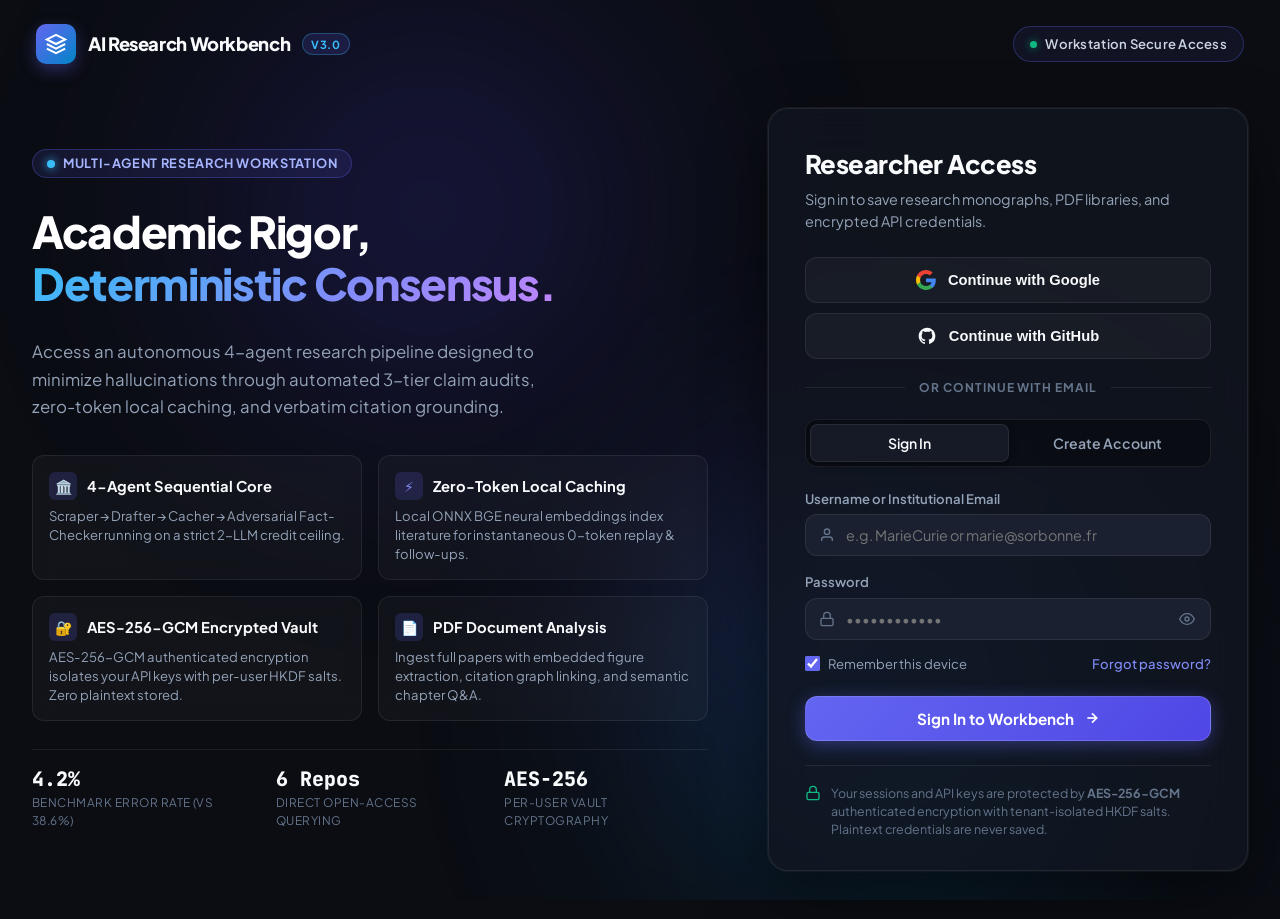
<file: frontend/login.html>
<!DOCTYPE html>
<html lang="en">
<head>
  <meta charset="UTF-8" />
  <meta name="viewport" content="width=device-width, initial-scale=1.0" />
  <title>Sign In & Register | AI Research Workbench</title>
  <link rel="icon" type="image/svg+xml" href="/favicon.svg" />
  <link rel="alternate icon" type="image/x-icon" href="/favicon.ico" />
  <link rel="apple-touch-icon" sizes="180x180" href="/apple-touch-icon.png" />
  <link rel="preconnect" href="https://fonts.googleapis.com">
  <link rel="preconnect" href="https://fonts.gstatic.com" crossorigin>
  <link href="https://fonts.googleapis.com/css2?family=Plus+Jakarta+Sans:wght@300;400;500;600;700;800&family=JetBrains+Mono:wght@400;500;600&display=swap" rel="stylesheet">
  <style>
    :root {
      --bg-body: #0b0d13;
      --bg-surface: #121620;
      --bg-card: rgba(18, 22, 32, 0.75);
      --bg-card-solid: #151a26;
      --bg-input: #1a2030;
      --border-subtle: rgba(255, 255, 255, 0.08);
      --border-hover: rgba(255, 255, 255, 0.18);
      --border-focus: #6366f1;
      --primary: #6366f1;
      --primary-hover: #4f46e5;
      --accent-cyan: #38bdf8;
      --accent-green: #10b981;
      --accent-amber: #f59e0b;
      --accent-rose: #f43f5e;
      --text-main: #f8fafc;
      --text-muted: #94a3b8;
      --text-subtle: #64748b;
      --radius-sm: 8px;
      --radius-md: 12px;
      --radius-lg: 20px;
      --radius-full: 9999px;
      --font-sans: 'Plus Jakarta Sans', system-ui, -apple-system, sans-serif;
      --font-mono: 'JetBrains Mono', monospace;
      --shadow-card: 0 24px 60px rgba(0, 0, 0, 0.5), 0 0 1px 1px rgba(255, 255, 255, 0.08);
    }

    * {
      box-sizing: border-box;
      margin: 0;
      padding: 0;
    }

    body {
      font-family: var(--font-sans);
      background-color: var(--bg-body);
      color: var(--text-main);
      min-height: 100vh;
      display: flex;
      flex-direction: column;
      position: relative;
      overflow-x: hidden;
      line-height: 1.5;
    }

    /* Ambient animated cosmic mesh background */
    .ambient-mesh {
      position: fixed;
      inset: 0;
      pointer-events: none;
      z-index: 0;
      overflow: hidden;
    }
    .ambient-glow {
      position: absolute;
      border-radius: 50%;
      filter: blur(120px);
      opacity: 0.35;
      animation: pulseGlow 14s ease-in-out infinite alternate;
    }
    .glow-1 {
      top: -10%;
      left: 10%;
      width: 600px;
      height: 600px;
      background: radial-gradient(circle, #4338ca, transparent 70%);
    }
    .glow-2 {
      bottom: -15%;
      right: 5%;
      width: 650px;
      height: 650px;
      background: radial-gradient(circle, #0284c7, transparent 70%);
      animation-delay: -6s;
    }
    .glow-3 {
      top: 40%;
      left: 45%;
      width: 450px;
      height: 450px;
      background: radial-gradient(circle, #7e22ce, transparent 70%);
      animation-delay: -3s;
      opacity: 0.2;
    }
    @keyframes pulseGlow {
      0% { transform: scale(1) translate(0, 0); }
      50% { transform: scale(1.15) translate(30px, -20px); }
      100% { transform: scale(0.95) translate(-25px, 25px); }
    }

    /* Navigation Header */
    .auth-header {
      position: relative;
      z-index: 10;
      width: 100%;
      padding: 24px 36px;
      display: flex;
      justify-content: space-between;
      align-items: center;
      max-width: 1400px;
      margin: 0 auto;
    }
    .brand-group {
      display: flex;
      align-items: center;
      gap: 12px;
      text-decoration: none;
      color: inherit;
    }
    .brand-icon {
      width: 40px;
      height: 40px;
      border-radius: 10px;
      background: linear-gradient(135deg, #6366f1, #0284c7);
      display: flex;
      align-items: center;
      justify-content: center;
      color: #fff;
      box-shadow: 0 6px 16px rgba(99, 102, 241, 0.35);
    }
    .brand-name {
      font-size: 1.15rem;
      font-weight: 800;
      letter-spacing: -0.02em;
      color: var(--text-main);
    }
    .brand-badge {
      font-size: 0.70rem;
      font-weight: 700;
      padding: 2px 8px;
      border-radius: var(--radius-full);
      background: rgba(99, 102, 241, 0.15);
      color: var(--accent-cyan);
      border: 1px solid rgba(56, 189, 248, 0.3);
      text-transform: uppercase;
      letter-spacing: 0.05em;
    }
    .auth-system-status {
      display: inline-flex;
      align-items: center;
      gap: 8px;
      padding: 7px 16px;
      border-radius: var(--radius-full);
      border: 1px solid rgba(99, 102, 241, 0.3);
      background: rgba(99, 102, 241, 0.08);
      color: #cbd5e1;
      font-size: 0.82rem;
      font-weight: 600;
      letter-spacing: 0.02em;
      backdrop-filter: blur(8px);
    }
    .auth-status-dot {
      width: 7px;
      height: 7px;
      border-radius: 50%;
      background: #10b981;
      box-shadow: 0 0 8px rgba(16, 185, 129, 0.7);
      display: inline-block;
    }

    /* Main Container Split View */
    .auth-main-layout {
      position: relative;
      z-index: 10;
      flex: 1;
      display: flex;
      align-items: center;
      justify-content: center;
      width: 100%;
      max-width: 1300px;
      margin: 0 auto;
      padding: 20px 32px 48px;
      gap: 60px;
    }

    /* Left Hero Showcase */
    .hero-showcase {
      flex: 1.1;
      display: flex;
      flex-direction: column;
      gap: 28px;
    }
    .hero-badge-pill {
      display: inline-flex;
      align-items: center;
      gap: 8px;
      padding: 4px 14px;
      border-radius: var(--radius-full);
      background: rgba(99, 102, 241, 0.12);
      border: 1px solid rgba(99, 102, 241, 0.3);
      color: #a5b4fc;
      font-size: 0.80rem;
      font-weight: 700;
      width: fit-content;
      text-transform: uppercase;
      letter-spacing: 0.05em;
    }
    .pulse-dot {
      width: 8px;
      height: 8px;
      border-radius: 50%;
      background: #38bdf8;
      box-shadow: 0 0 10px #38bdf8;
      animation: blink 2s infinite;
    }
    @keyframes blink {
      0%, 100% { opacity: 1; }
      50% { opacity: 0.3; }
    }
    .hero-headline {
      font-size: 2.75rem;
      font-weight: 800;
      line-height: 1.18;
      letter-spacing: -0.03em;
      color: #fff;
    }
    .hero-headline span.gradient-text {
      background: linear-gradient(135deg, #38bdf8, #818cf8 60%, #c084fc);
      -webkit-background-clip: text;
      -webkit-text-fill-color: transparent;
    }
    .hero-description {
      font-size: 1.05rem;
      color: var(--text-muted);
      line-height: 1.65;
      max-width: 540px;
    }

    /* Feature Grid */
    .features-grid {
      display: grid;
      grid-template-columns: repeat(2, 1fr);
      gap: 16px;
      margin-top: 6px;
    }
    .feature-card-mini {
      background: rgba(255, 255, 255, 0.03);
      border: 1px solid var(--border-subtle);
      border-radius: var(--radius-md);
      padding: 16px;
      backdrop-filter: blur(10px);
      transition: all 0.2s ease;
    }
    .feature-card-mini:hover {
      background: rgba(255, 255, 255, 0.05);
      border-color: rgba(99, 102, 241, 0.3);
      transform: translateY(-2px);
    }
    .feature-icon-title {
      display: flex;
      align-items: center;
      gap: 10px;
      margin-bottom: 6px;
      font-weight: 700;
      font-size: 0.92rem;
      color: var(--text-main);
    }
    .feature-icon-badge {
      width: 28px;
      height: 28px;
      border-radius: 6px;
      display: flex;
      align-items: center;
      justify-content: center;
      font-size: 14px;
      background: rgba(99, 102, 241, 0.18);
      color: #818cf8;
    }
    .feature-desc-mini {
      font-size: 0.82rem;
      color: var(--text-muted);
      line-height: 1.45;
    }

    /* Trust / Telemetry Metrics Row */
    .hero-telemetry-row {
      display: flex;
      align-items: center;
      gap: 24px;
      padding-top: 14px;
      border-top: 1px solid var(--border-subtle);
    }
    .tele-stat-item {
      display: flex;
      flex-direction: column;
    }
    .tele-stat-num {
      font-size: 1.25rem;
      font-weight: 800;
      color: var(--text-main);
      font-family: var(--font-mono);
    }
    .tele-stat-label {
      font-size: 0.74rem;
      color: var(--text-subtle);
      text-transform: uppercase;
      letter-spacing: 0.04em;
    }

    /* Right Auth Card */
    .auth-card-wrapper {
      flex: 0.95;
      max-width: 480px;
      width: 100%;
    }
    .auth-card {
      background: var(--bg-card);
      border: 1px solid var(--border-subtle);
      border-radius: var(--radius-lg);
      padding: 36px 36px 32px;
      box-shadow: var(--shadow-card);
      backdrop-filter: blur(24px);
      position: relative;
    }

    .auth-card-header {
      margin-bottom: 24px;
      text-align: left;
    }
    .auth-card-title {
      font-size: 1.6rem;
      font-weight: 800;
      letter-spacing: -0.02em;
      color: var(--text-main);
      margin-bottom: 6px;
    }
    .auth-card-subtitle {
      font-size: 0.90rem;
      color: var(--text-muted);
      line-height: 1.5;
    }

    /* One-Click Social SSO */
    .social-sso-group {
      display: flex;
      flex-direction: column;
      gap: 10px;
      margin-bottom: 20px;
    }
    .btn-sso {
      display: flex;
      align-items: center;
      justify-content: center;
      gap: 12px;
      width: 100%;
      padding: 12px 18px;
      border-radius: var(--radius-md);
      background: rgba(255, 255, 255, 0.04);
      border: 1px solid var(--border-subtle);
      color: var(--text-main);
      font-size: 0.92rem;
      font-weight: 600;
      cursor: pointer;
      transition: all 0.2s cubic-bezier(0.16, 1, 0.3, 1);
      text-decoration: none;
    }
    .btn-sso:hover {
      background: rgba(255, 255, 255, 0.08);
      border-color: var(--border-hover);
      transform: translateY(-1px);
      box-shadow: 0 4px 14px rgba(0, 0, 0, 0.25);
    }
    .sso-icon {
      flex-shrink: 0;
    }

    /* Auth Divider */
    .auth-separator {
      display: flex;
      align-items: center;
      text-align: center;
      margin: 20px 0 22px;
      color: var(--text-subtle);
      font-size: 0.75rem;
      text-transform: uppercase;
      letter-spacing: 0.08em;
      font-weight: 700;
    }
    .auth-separator::before,
    .auth-separator::after {
      content: '';
      flex: 1;
      border-bottom: 1px solid var(--border-subtle);
    }
    .auth-separator span {
      padding: 0 14px;
    }

    /* Auth Tabs (Sign In / Register) */
    .auth-pill-tabs {
      display: flex;
      background: rgba(0, 0, 0, 0.35);
      border: 1px solid var(--border-subtle);
      border-radius: var(--radius-md);
      padding: 4px;
      margin-bottom: 22px;
    }
    .tab-pill-btn {
      flex: 1;
      padding: 9px 14px;
      border: none;
      background: transparent;
      color: var(--text-muted);
      font-size: 0.88rem;
      font-weight: 600;
      border-radius: var(--radius-sm);
      cursor: pointer;
      transition: all 0.18s ease;
      font-family: inherit;
    }
    .tab-pill-btn.active {
      background: var(--bg-card-solid);
      color: var(--text-main);
      box-shadow: 0 3px 10px rgba(0, 0, 0, 0.3);
      border: 1px solid rgba(255, 255, 255, 0.08);
    }

    /* Form & Input Fields */
    .auth-form {
      display: flex;
      flex-direction: column;
      gap: 16px;
    }
    .input-field-group {
      display: flex;
      flex-direction: column;
      gap: 6px;
      text-align: left;
    }
    .input-field-group label {
      font-size: 0.82rem;
      font-weight: 600;
      color: var(--text-muted);
    }
    .input-with-icon {
      position: relative;
      display: flex;
      align-items: center;
    }
    .input-icon-prefix {
      position: absolute;
      left: 14px;
      color: var(--text-subtle);
      display: flex;
      align-items: center;
      pointer-events: none;
    }
    .form-text-input {
      width: 100%;
      padding: 11px 14px 11px 40px;
      background: var(--bg-input);
      border: 1px solid var(--border-subtle);
      border-radius: var(--radius-md);
      color: var(--text-main);
      font-size: 0.90rem;
      font-family: inherit;
      transition: all 0.18s ease;
    }
    .form-text-input:focus {
      outline: none;
      border-color: var(--border-focus);
      background: #1e2538;
      box-shadow: 0 0 0 3px rgba(99, 102, 241, 0.2);
    }
    .form-text-input:user-invalid {
      border-color: rgba(244, 63, 94, 0.6);
    }
    .btn-toggle-pwd {
      position: absolute;
      right: 12px;
      background: transparent;
      border: none;
      color: var(--text-subtle);
      cursor: pointer;
      display: flex;
      align-items: center;
      padding: 4px;
      transition: color 0.15s ease;
    }
    .btn-toggle-pwd:hover {
      color: var(--text-main);
    }

    /* Form Extra Options (Remember Me / Forgot) */
    .form-options-row {
      display: flex;
      justify-content: space-between;
      align-items: center;
      font-size: 0.82rem;
      color: var(--text-muted);
      margin-top: -2px;
    }
    .remember-label {
      display: flex;
      align-items: center;
      gap: 8px;
      cursor: pointer;
      user-select: none;
    }
    .remember-label input[type="checkbox"] {
      accent-color: var(--primary);
      width: 15px;
      height: 15px;
      cursor: pointer;
    }
    .link-subtle {
      color: #818cf8;
      text-decoration: none;
      font-weight: 500;
      transition: color 0.15s ease;
    }
    .link-subtle:hover {
      color: #a5b4fc;
      text-decoration: underline;
    }

    /* Submit Button */
    .btn-submit-auth {
      margin-top: 6px;
      width: 100%;
      padding: 12px;
      border-radius: var(--radius-md);
      background: linear-gradient(135deg, #6366f1, #4f46e5);
      border: 1px solid rgba(255, 255, 255, 0.15);
      color: #fff;
      font-size: 0.95rem;
      font-weight: 700;
      cursor: pointer;
      display: flex;
      align-items: center;
      justify-content: center;
      gap: 10px;
      box-shadow: 0 4px 18px rgba(99, 102, 241, 0.4);
      transition: all 0.2s cubic-bezier(0.16, 1, 0.3, 1);
      font-family: inherit;
    }
    .btn-submit-auth:hover {
      background: linear-gradient(135deg, #4f46e5, #4338ca);
      transform: translateY(-1px);
      box-shadow: 0 6px 24px rgba(99, 102, 241, 0.55);
    }
    .btn-submit-auth:active {
      transform: translateY(0);
    }
    .btn-submit-auth:disabled {
      opacity: 0.6;
      cursor: not-allowed;
      transform: none;
    }

    /* Alert Banner */
    .auth-status-alert {
      padding: 12px 14px;
      border-radius: var(--radius-md);
      font-size: 0.85rem;
      margin-bottom: 18px;
      display: none;
      align-items: flex-start;
      gap: 10px;
      animation: alertSlideIn 0.2s ease;
    }
    @keyframes alertSlideIn {
      from { opacity: 0; transform: translateY(-4px); }
      to { opacity: 1; transform: translateY(0); }
    }
    .auth-status-alert.error {
      background: rgba(244, 63, 94, 0.12);
      border: 1px solid rgba(244, 63, 94, 0.35);
      color: #fb7185;
    }
    .auth-status-alert.success {
      background: rgba(16, 185, 129, 0.12);
      border: 1px solid rgba(16, 185, 129, 0.35);
      color: #34d399;
    }

    /* Key Vault Security Banner at bottom */
    .vault-security-footer {
      margin-top: 24px;
      padding-top: 18px;
      border-top: 1px solid var(--border-subtle);
      display: flex;
      align-items: flex-start;
      gap: 10px;
      font-size: 0.78rem;
      color: var(--text-subtle);
      line-height: 1.45;
    }
    .vault-lock-icon {
      color: var(--accent-green);
      flex-shrink: 0;
      margin-top: 1px;
    }

    /* Logged In Active State Box */
    .active-session-box {
      display: none;
      flex-direction: column;
      align-items: center;
      text-align: center;
      gap: 18px;
      padding: 10px 0;
    }
    .active-user-avatar {
      width: 72px;
      height: 72px;
      border-radius: 50%;
      background: linear-gradient(135deg, #0284c7, #6366f1);
      display: flex;
      align-items: center;
      justify-content: center;
      font-size: 1.8rem;
      font-weight: 800;
      color: #fff;
      box-shadow: 0 8px 24px rgba(99, 102, 241, 0.4);
      overflow: hidden;
    }
    .active-user-avatar img {
      width: 100%;
      height: 100%;
      object-fit: cover;
    }
    .active-user-name {
      font-size: 1.35rem;
      font-weight: 800;
      margin-bottom: 2px;
    }
    .active-user-email {
      font-size: 0.88rem;
      color: var(--text-muted);
    }
    .session-badge-row {
      display: flex;
      gap: 8px;
      margin-top: 4px;
    }
    .badge-session {
      font-size: 0.72rem;
      font-weight: 700;
      padding: 3px 10px;
      border-radius: var(--radius-full);
      background: rgba(16, 185, 129, 0.15);
      color: #34d399;
      border: 1px solid rgba(16, 185, 129, 0.3);
    }
    .badge-provider {
      font-size: 0.72rem;
      font-weight: 700;
      padding: 3px 10px;
      border-radius: var(--radius-full);
      background: rgba(56, 189, 248, 0.15);
      color: #38bdf8;
      border: 1px solid rgba(56, 189, 248, 0.3);
    }
    .session-actions-grid {
      display: flex;
      gap: 12px;
      width: 100%;
      margin-top: 8px;
    }
    .btn-session-continue {
      flex: 2;
      padding: 12px;
      border-radius: var(--radius-md);
      background: linear-gradient(135deg, #6366f1, #4f46e5);
      color: #fff;
      font-weight: 700;
      text-decoration: none;
      display: inline-flex;
      align-items: center;
      justify-content: center;
      gap: 8px;
    }
    .btn-session-logout {
      flex: 1;
      padding: 12px;
      border-radius: var(--radius-md);
      background: rgba(255, 255, 255, 0.05);
      border: 1px solid var(--border-subtle);
      color: var(--text-muted);
      font-weight: 600;
      cursor: pointer;
      font-family: inherit;
      transition: all 0.15s ease;
    }
    .btn-session-logout:hover {
      background: rgba(244, 63, 94, 0.15);
      color: #fb7185;
      border-color: rgba(244, 63, 94, 0.3);
    }

    /* Responsive Queries */
    @media (max-width: 960px) {
      .auth-main-layout {
        flex-direction: column;
        gap: 36px;
        padding-top: 10px;
      }
      .hero-showcase {
        text-align: center;
        align-items: center;
      }
      .hero-headline {
        font-size: 2.1rem;
      }
      .features-grid {
        grid-template-columns: 1fr;
        max-width: 500px;
      }
      .hero-telemetry-row {
        justify-content: center;
      }
      .auth-header {
        padding: 18px 24px;
      }
    }
    @media (max-width: 480px) {
      .auth-card {
        padding: 24px 20px 24px;
      }
      .hero-headline {
        font-size: 1.75rem;
      }
    }
  </style>
</head>
<body>
  <!-- Ambient Cosmic Mesh -->
  <div class="ambient-mesh" aria-hidden="true">
    <div class="ambient-glow glow-1"></div>
    <div class="ambient-glow glow-2"></div>
    <div class="ambient-glow glow-3"></div>
  </div>

  <!-- Top Header Navigation -->
  <header class="auth-header">
    <a href="/login" class="brand-group" title="AI Research Workbench">
      <div class="brand-icon">
        <svg width="22" height="22" viewBox="0 0 24 24" fill="none" stroke="currentColor" stroke-width="2.2">
          <polygon points="12 2 2 7 12 12 22 7 12 2"></polygon>
          <polyline points="2 17 12 22 22 17"></polyline>
          <polyline points="2 12 12 17 22 12"></polyline>
        </svg>
      </div>
      <div>
        <div class="brand-name">AI Research Workbench</div>
      </div>
      <span class="brand-badge">v3.0</span>
    </a>

    <div class="auth-system-status">
      <span class="auth-status-dot"></span>
      <span>Workstation Secure Access</span>
    </div>
  </header>

  <!-- Main Hero & Auth Portal -->
  <main class="auth-main-layout">
    <!-- Left Hero Column -->
    <section class="hero-showcase">
      <div class="hero-badge-pill">
        <span class="pulse-dot"></span>
        <span>Multi-Agent Research Workstation</span>
      </div>

      <h1 class="hero-headline">
        Academic Rigor, <br/>
        <span class="gradient-text">Deterministic Consensus.</span>
      </h1>

      <p class="hero-description">
        Access an autonomous 4-agent research pipeline designed to minimize hallucinations through automated 3-tier claim audits, zero-token local caching, and verbatim citation grounding.
      </p>

      <!-- 4 Core Pillars -->
      <div class="features-grid">
        <div class="feature-card-mini">
          <div class="feature-icon-title">
            <span class="feature-icon-badge">🏛️</span>
            <span>4-Agent Sequential Core</span>
          </div>
          <p class="feature-desc-mini">
            Scraper &rarr; Drafter &rarr; Cacher &rarr; Adversarial Fact-Checker running on a strict 2-LLM credit ceiling.
          </p>
        </div>

        <div class="feature-card-mini">
          <div class="feature-icon-title">
            <span class="feature-icon-badge">⚡</span>
            <span>Zero-Token Local Caching</span>
          </div>
          <p class="feature-desc-mini">
            Local ONNX BGE neural embeddings index literature for instantaneous 0-token replay & follow-ups.
          </p>
        </div>

        <div class="feature-card-mini">
          <div class="feature-icon-title">
            <span class="feature-icon-badge">🔐</span>
            <span>AES-256-GCM Encrypted Vault</span>
          </div>
          <p class="feature-desc-mini">
            AES-256-GCM authenticated encryption isolates your API keys with per-user HKDF salts. Zero plaintext stored.
          </p>
        </div>

        <div class="feature-card-mini">
          <div class="feature-icon-title">
            <span class="feature-icon-badge">📄</span>
            <span>PDF Document Analysis</span>
          </div>
          <p class="feature-desc-mini">
            Ingest full papers with embedded figure extraction, citation graph linking, and semantic chapter Q&A.
          </p>
        </div>
      </div>

      <!-- Telemetry Highlights -->
      <div class="hero-telemetry-row">
        <div class="tele-stat-item">
          <span class="tele-stat-num">4.2%</span>
          <span class="tele-stat-label">Benchmark Error Rate (vs 38.6%)</span>
        </div>
        <div class="tele-stat-item">
          <span class="tele-stat-num">6 Repos</span>
          <span class="tele-stat-label">Direct Open-Access Querying</span>
        </div>
        <div class="tele-stat-item">
          <span class="tele-stat-num">AES-256</span>
          <span class="tele-stat-label">Per-User Vault Cryptography</span>
        </div>
      </div>
    </section>

    <!-- Right Login / Registration Portal -->
    <section class="auth-card-wrapper">
      <div class="auth-card" id="auth-portal-card">
        <!-- Error / Status Alert Banner -->
        <div class="auth-status-alert" id="auth-alert" role="alert" aria-live="polite">
          <span id="alert-message"></span>
        </div>

        <!-- ACTIVE LOGGED IN VIEW (If user already has an active session) -->
        <div class="active-session-box" id="active-session-view">
          <div class="active-user-avatar" id="active-user-avatar">RF</div>
          <div>
            <h3 class="active-user-name" id="active-user-name">Active Researcher</h3>
            <div class="active-user-email" id="active-user-email">researcher@lab.edu</div>
            <div class="session-badge-row">
              <span class="badge-session">Session Active</span>
              <span class="badge-provider" id="active-user-provider">Local Account</span>
            </div>
          </div>
          <p style="font-size: 0.85rem; color: var(--text-muted);">
            You are currently signed in. You can return directly to your research workspace or switch accounts.
          </p>
          <div class="session-actions-grid">
            <a href="/" class="btn-session-continue" id="btn-continue-workbench">
              <span>Go to Workbench</span>
              <svg width="16" height="16" viewBox="0 0 24 24" fill="none" stroke="currentColor" stroke-width="2.5">
                <line x1="5" y1="12" x2="19" y2="12"></line>
                <polyline points="12 5 19 12 12 19"></polyline>
              </svg>
            </a>
            <button type="button" class="btn-session-logout" id="btn-session-signout">Sign Out</button>
          </div>
        </div>

        <!-- AUTH FORMS VIEW (Sign In / Register) -->
        <div id="auth-forms-view">
          <div class="auth-card-header">
            <h2 class="auth-card-title" id="auth-header-title">Researcher Access</h2>
            <p class="auth-card-subtitle" id="auth-header-subtitle">
              Sign in to save research monographs, PDF libraries, and encrypted API credentials.
            </p>
          </div>

          <!-- One-Click Social SSO Buttons -->
          <div class="social-sso-group" id="social-sso-group">
            <button type="button" class="btn-sso btn-sso-google" id="btn-sso-google" title="Sign in with Google Account">
              <svg class="sso-icon" width="20" height="20" viewBox="0 0 24 24">
                <path fill="#4285F4" d="M23.745 12.27c0-.7-.06-1.4-.19-2.07H12v4.51h6.6c-.29 1.52-1.14 2.8-2.4 3.65v3.03h3.88c2.27-2.09 3.66-5.17 3.66-9.12z"/>
                <path fill="#34A853" d="M12 24c3.24 0 5.95-1.08 7.93-2.91l-3.88-3.03c-1.08.72-2.45 1.16-4.05 1.16-3.12 0-5.77-2.1-6.72-4.93H1.25v3.13C3.26 21.36 7.33 24 12 24z"/>
                <path fill="#FBBC05" d="M5.28 14.29c-.25-.72-.38-1.49-.38-2.29s.13-1.57.38-2.29V6.58H1.25C.45 8.18 0 9.99 0 12s.45 3.82 1.25 5.42l4.03-3.13z"/>
                <path fill="#EA4335" d="M12 4.75c1.77 0 3.35.61 4.6 1.8l3.42-3.42C17.95 1.19 15.24 0 12 0 7.33 0 3.26 2.64 1.25 6.58l4.03 3.13c.95-2.83 3.6-4.96 6.72-4.96z"/>
              </svg>
              <span>Continue with Google</span>
            </button>

            <button type="button" class="btn-sso btn-sso-github" id="btn-sso-github" title="Sign in with GitHub Account">
              <svg class="sso-icon" width="20" height="20" viewBox="0 0 24 24" fill="currentColor">
                <path fill-rule="evenodd" clip-rule="evenodd" d="M12 2C6.477 2 2 6.484 2 12.017c0 4.425 2.865 8.18 6.839 9.504.5.092.682-.217.682-.483 0-.237-.008-.868-.013-1.703-2.782.605-3.369-1.343-3.369-1.343-.454-1.158-1.11-1.466-1.11-1.466-.908-.62.069-.608.069-.608 1.003.07 1.53 1.032 1.53 1.032.892 1.53 2.341 1.088 2.91.832.092-.647.35-1.088.636-1.338-2.22-.253-4.555-1.113-4.555-4.951 0-1.093.39-1.988 1.029-2.688-.103-.253-.446-1.272.098-2.65 0 0 .84-.27 2.75 1.026A9.564 9.564 0 0112 6.844c.85.004 1.705.115 2.504.337 1.909-1.296 2.747-1.027 2.747-1.027.546 1.379.202 2.398.1 2.651.64.7 1.028 1.595 1.028 2.688 0 3.848-2.339 4.695-4.566 4.943.359.309.678.92.678 1.855 0 1.338-.012 2.419-.012 2.747 0 .268.18.58.688.482A10.019 10.019 0 0022 12.017C22 6.484 17.522 2 12 2z"/>
              </svg>
              <span>Continue with GitHub</span>
            </button>
          </div>

          <div class="auth-separator">
            <span>or continue with email</span>
          </div>

          <!-- Auth Mode Tabs -->
          <div class="auth-pill-tabs" role="tablist">
            <button type="button" class="tab-pill-btn active" id="tab-login" role="tab" aria-selected="true">Sign In</button>
            <button type="button" class="tab-pill-btn" id="tab-register" role="tab" aria-selected="false">Create Account</button>
          </div>

          <!-- SIGN IN FORM -->
          <form id="form-login" class="auth-form" method="post" action="javascript:void(0);">
            <div class="input-field-group">
              <label for="login-username">Username or Institutional Email</label>
              <div class="input-with-icon">
                <span class="input-icon-prefix">
                  <svg width="16" height="16" viewBox="0 0 24 24" fill="none" stroke="currentColor" stroke-width="2">
                    <path d="M20 21v-2a4 4 0 0 0-4-4H8a4 4 0 0 0-4 4v2"></path>
                    <circle cx="12" cy="7" r="4"></circle>
                  </svg>
                </span>
                <input 
                  type="text" 
                  id="login-username" 
                  name="username" 
                  class="form-text-input" 
                  placeholder="e.g. MarieCurie or marie@sorbonne.fr" 
                  autocomplete="username" 
                  required 
                  enterkeyhint="next"
                />
              </div>
            </div>

            <div class="input-field-group">
              <label for="login-password">Password</label>
              <div class="input-with-icon">
                <span class="input-icon-prefix">
                  <svg width="16" height="16" viewBox="0 0 24 24" fill="none" stroke="currentColor" stroke-width="2">
                    <rect x="3" y="11" width="18" height="11" rx="2" ry="2"></rect>
                    <path d="M7 11V7a5 5 0 0 1 10 0v4"></path>
                  </svg>
                </span>
                <input 
                  type="password" 
                  id="login-password" 
                  name="password" 
                  class="form-text-input" 
                  placeholder="••••••••••••" 
                  autocomplete="current-password" 
                  required 
                  enterkeyhint="done"
                />
                <button type="button" class="btn-toggle-pwd" data-target="login-password" aria-label="Toggle password visibility">
                  <svg class="eye-icon" width="16" height="16" viewBox="0 0 24 24" fill="none" stroke="currentColor" stroke-width="2">
                    <path d="M1 12s4-8 11-8 11 8 11 8-4 8-11 8-11-8-11-8z"></path>
                    <circle cx="12" cy="12" r="3"></circle>
                  </svg>
                </button>
              </div>
            </div>

            <div class="form-options-row">
              <label class="remember-label">
                <input type="checkbox" id="remember-me" checked>
                <span>Remember this device</span>
              </label>
              <a href="#" class="link-subtle" id="link-forgot-pwd">Forgot password?</a>
            </div>

            <button type="submit" class="btn-submit-auth" id="btn-submit-login">
              <span>Sign In to Workbench</span>
              <svg width="16" height="16" viewBox="0 0 24 24" fill="none" stroke="currentColor" stroke-width="2.5">
                <line x1="5" y1="12" x2="19" y2="12"></line>
                <polyline points="12 5 19 12 12 19"></polyline>
              </svg>
            </button>
          </form>

          <!-- REGISTER FORM -->
          <form id="form-register" class="auth-form" method="post" action="javascript:void(0);" style="display: none;">
            <div class="input-field-group">
              <label for="reg-username">Username</label>
              <div class="input-with-icon">
                <span class="input-icon-prefix">
                  <svg width="16" height="16" viewBox="0 0 24 24" fill="none" stroke="currentColor" stroke-width="2">
                    <path d="M20 21v-2a4 4 0 0 0-4-4H8a4 4 0 0 0-4 4v2"></path>
                    <circle cx="12" cy="7" r="4"></circle>
                  </svg>
                </span>
                <input 
                  type="text" 
                  id="reg-username" 
                  name="username" 
                  class="form-text-input" 
                  placeholder="e.g. RosalindFranklin" 
                  autocomplete="username" 
                  required 
                  minlength="3" 
                  maxlength="30"
                  enterkeyhint="next"
                />
              </div>
            </div>

            <div class="input-field-group">
              <label for="reg-email">Email Address</label>
              <div class="input-with-icon">
                <span class="input-icon-prefix">
                  <svg width="16" height="16" viewBox="0 0 24 24" fill="none" stroke="currentColor" stroke-width="2">
                    <path d="M4 4h16c1.1 0 2 .9 2 2v12c0 1.1-.9 2-2 2H4c-1.1 0-2-.9-2-2V6c0-1.1.9-2 2-2z"></path>
                    <polyline points="22,6 12,13 2,6"></polyline>
                  </svg>
                </span>
                <input 
                  type="email" 
                  id="reg-email" 
                  name="email" 
                  class="form-text-input" 
                  placeholder="e.g. rosalind@cam.ac.uk" 
                  autocomplete="email" 
                  required 
                  enterkeyhint="next"
                />
              </div>
            </div>

            <div class="input-field-group">
              <label for="reg-password">Password</label>
              <div class="input-with-icon">
                <span class="input-icon-prefix">
                  <svg width="16" height="16" viewBox="0 0 24 24" fill="none" stroke="currentColor" stroke-width="2">
                    <rect x="3" y="11" width="18" height="11" rx="2" ry="2"></rect>
                    <path d="M7 11V7a5 5 0 0 1 10 0v4"></path>
                  </svg>
                </span>
                <input 
                  type="password" 
                  id="reg-password" 
                  name="password" 
                  class="form-text-input" 
                  placeholder="Minimum 6 characters" 
                  autocomplete="new-password" 
                  required 
                  minlength="6"
                  enterkeyhint="done"
                />
                <button type="button" class="btn-toggle-pwd" data-target="reg-password" aria-label="Toggle password visibility">
                  <svg class="eye-icon" width="16" height="16" viewBox="0 0 24 24" fill="none" stroke="currentColor" stroke-width="2">
                    <path d="M1 12s4-8 11-8 11 8 11 8-4 8-11 8-11-8-11-8z"></path>
                    <circle cx="12" cy="12" r="3"></circle>
                  </svg>
                </button>
              </div>
            </div>

            <button type="submit" class="btn-submit-auth" id="btn-submit-register">
              <span>Create Researcher Account</span>
              <svg width="16" height="16" viewBox="0 0 24 24" fill="none" stroke="currentColor" stroke-width="2.5">
                <line x1="5" y1="12" x2="19" y2="12"></line>
                <polyline points="12 5 19 12 12 19"></polyline>
              </svg>
            </button>
          </form>

          <!-- Cryptographic Vault Notice -->
          <div class="vault-security-footer">
            <svg class="vault-lock-icon" width="16" height="16" viewBox="0 0 24 24" fill="none" stroke="currentColor" stroke-width="2">
              <rect x="3" y="11" width="18" height="11" rx="2" ry="2"></rect>
              <path d="M7 11V7a5 5 0 0 1 10 0v4"></path>
            </svg>
            <span>
              Your sessions and API keys are protected by <strong>AES-256-GCM</strong> authenticated encryption with tenant-isolated HKDF salts. Plaintext credentials are never saved.
            </span>
          </div>
        </div>
      </div>
    </section>
  </main>

  <script>
    (function () {
      const KEY_TOKEN = "workbench_auth_token";
      const KEY_USER = "workbench_auth_user";

      const tabLogin = document.getElementById("tab-login");
      const tabRegister = document.getElementById("tab-register");
      const formLogin = document.getElementById("form-login");
      const formRegister = document.getElementById("form-register");
      const alertEl = document.getElementById("auth-alert");
      const alertMsg = document.getElementById("alert-message");
      const authFormsView = document.getElementById("auth-forms-view");
      const activeSessionView = document.getElementById("active-session-view");

      function showAlert(msg, type = "error") {
        if (!alertEl || !alertMsg) return;
        alertMsg.textContent = msg;
        alertEl.className = `auth-status-alert ${type}`;
        alertEl.style.display = "flex";
      }

      function hideAlert() {
        if (alertEl) alertEl.style.display = "none";
      }

      function setTab(tab) {
        hideAlert();
        if (tab === "register") {
          tabLogin.classList.remove("active");
          tabLogin.setAttribute("aria-selected", "false");
          tabRegister.classList.add("active");
          tabRegister.setAttribute("aria-selected", "true");
          formLogin.style.display = "none";
          formRegister.style.display = "flex";
          document.getElementById("auth-header-title").textContent = "Create Account";
          document.getElementById("auth-header-subtitle").textContent = "Get started with authenticated literature-grounded research synthesis.";
        } else {
          tabRegister.classList.remove("active");
          tabRegister.setAttribute("aria-selected", "false");
          tabLogin.classList.add("active");
          tabLogin.setAttribute("aria-selected", "true");
          formRegister.style.display = "none";
          formLogin.style.display = "flex";
          document.getElementById("auth-header-title").textContent = "Researcher Access";
          document.getElementById("auth-header-subtitle").textContent = "Sign in to save research monographs, PDF libraries, and encrypted API credentials.";
        }
      }

      tabLogin.addEventListener("click", () => setTab("login"));
      tabRegister.addEventListener("click", () => setTab("register"));

      // Show/Hide password toggle logic
      document.querySelectorAll(".btn-toggle-pwd").forEach(btn => {
        btn.addEventListener("click", () => {
          const targetId = btn.getAttribute("data-target");
          const input = document.getElementById(targetId);
          if (!input) return;
          if (input.type === "password") {
            input.type = "text";
            btn.innerHTML = `<svg width="16" height="16" viewBox="0 0 24 24" fill="none" stroke="currentColor" stroke-width="2"><path d="M17.94 17.94A10.07 10.07 0 0 1 12 20c-7 0-11-8-11-8a18.45 18.45 0 0 1 5.06-5.94M9.9 4.24A9.12 9.12 0 0 1 12 4c7 0 11 8 11 8a18.5 18.5 0 0 1-2.16 3.19m-6.72-1.07a3 3 0 1 1-4.24-4.24"></path><line x1="1" y1="1" x2="23" y2="23"></line></svg>`;
          } else {
            input.type = "password";
            btn.innerHTML = `<svg width="16" height="16" viewBox="0 0 24 24" fill="none" stroke="currentColor" stroke-width="2"><path d="M1 12s4-8 11-8 11 8 11 8-4 8-11 8-11-8-11-8z"></path><circle cx="12" cy="12" r="3"></circle></svg>`;
          }
        });
      });

      // Handle OAuth SSO redirects
      document.getElementById("btn-sso-google").addEventListener("click", async () => {
        try {
          const res = await fetch("/api/auth/providers");
          const provs = await res.json();
          if (!provs.google) {
            showAlert("Google OAuth is not configured yet. Please configure GOOGLE_CLIENT_ID in your .env file or sign in using your email and password below.", "error");
            return;
          }
          window.location.href = "/api/auth/google/login";
        } catch (e) {
          window.location.href = "/api/auth/google/login";
        }
      });

      document.getElementById("btn-sso-github").addEventListener("click", async () => {
        try {
          const res = await fetch("/api/auth/providers");
          const provs = await res.json();
          if (!provs.github) {
            showAlert("GitHub OAuth is not configured yet. Please configure GITHUB_CLIENT_ID in your .env file or sign in using your email and password below.", "error");
            return;
          }
          window.location.href = "/api/auth/github/login";
        } catch (e) {
          window.location.href = "/api/auth/github/login";
        }
      });

      // Submit Login
      formLogin.addEventListener("submit", async (e) => {
        e.preventDefault();
        hideAlert();
        const username = document.getElementById("login-username").value.trim();
        const password = document.getElementById("login-password").value;
        const btn = document.getElementById("btn-submit-login");

        if (!username || !password) {
          showAlert("Please provide both username and password.", "error");
          return;
        }

        btn.disabled = true;
        btn.querySelector("span").textContent = "Authenticating...";

        try {
          const res = await fetch("/api/auth/login", {
            method: "POST",
            headers: { "Content-Type": "application/json" },
            body: JSON.stringify({ username, password })
          });
          const data = await res.json();
          if (!res.ok) {
            throw new Error(data.detail || "Invalid username or password.");
          }

          localStorage.setItem(KEY_TOKEN, data.access_token);
          localStorage.setItem(KEY_USER, JSON.stringify(data.user));

          showAlert("Authentication successful! Redirecting to Workbench...", "success");
          setTimeout(() => {
            const redirectParam = new URLSearchParams(window.location.search).get("redirect");
            window.location.href = redirectParam || "/";
          }, 600);
        } catch (err) {
          const isUnregistered = err.message.toLowerCase().includes("not registered");
          if (isUnregistered) {
            showAlert(`⚠️ Account Not Registered: "${username}" was not found. Please click the "Create Account" tab above to register.`, "error");
            const regUser = document.getElementById("reg-username");
            if (regUser && !regUser.value) {
              regUser.value = username.includes("@") ? username.split("@")[0] : username;
            }
            const regEmail = document.getElementById("reg-email");
            if (regEmail && username.includes("@") && !regEmail.value) {
              regEmail.value = username;
            }
          } else {
            showAlert(err.message, "error");
          }
        } finally {
          btn.disabled = false;
          btn.querySelector("span").textContent = "Sign In to Workbench";
        }
      });

      // Submit Register
      formRegister.addEventListener("submit", async (e) => {
        e.preventDefault();
        hideAlert();
        const username = document.getElementById("reg-username").value.trim();
        const email = document.getElementById("reg-email").value.trim();
        const password = document.getElementById("reg-password").value;
        const btn = document.getElementById("btn-submit-register");

        if (!username || !email || !password) {
          showAlert("Please complete all registration fields.", "error");
          return;
        }

        btn.disabled = true;
        btn.querySelector("span").textContent = "Creating Account...";

        try {
          const res = await fetch("/api/auth/register", {
            method: "POST",
            headers: { "Content-Type": "application/json" },
            body: JSON.stringify({ username, email, password })
          });
          const data = await res.json();
          if (!res.ok) {
            throw new Error(data.detail || "Account creation failed.");
          }

          localStorage.setItem(KEY_TOKEN, data.access_token);
          localStorage.setItem(KEY_USER, JSON.stringify(data.user));

          showAlert("Researcher account created! Launching Workbench...", "success");
          setTimeout(() => {
            const redirectParam = new URLSearchParams(window.location.search).get("redirect");
            window.location.href = redirectParam || "/";
          }, 600);
        } catch (err) {
          showAlert(err.message, "error");
        } finally {
          btn.disabled = false;
          btn.querySelector("span").textContent = "Create Researcher Account";
        }
      });

      // Forgot Password Handler
      document.getElementById("link-forgot-pwd").addEventListener("click", (e) => {
        e.preventDefault();
        showAlert("Password reset: Please contact your laboratory workstation administrator or run a local password update script.", "error");
      });

      // Active Session Sign Out
      document.getElementById("btn-session-signout").addEventListener("click", async () => {
        localStorage.removeItem(KEY_TOKEN);
        localStorage.removeItem(KEY_USER);
        try {
          await fetch("/api/auth/logout", { method: "POST" });
        } catch (e) {}
        activeSessionView.style.display = "none";
        authFormsView.style.display = "block";
        showAlert("Successfully signed out. You may now sign in with another account.", "success");
      });

      // Check URL parameters for OAuth callbacks or existing sessions on load
      async function checkInitialState() {
        const params = new URLSearchParams(window.location.search);
        const authToken = params.get("auth_token");
        const authError = params.get("auth_error");
        const tab = params.get("tab");

        if (tab === "register") {
          setTab("register");
        }

        if (authError) {
          window.history.replaceState({}, document.title, window.location.pathname);
          showAlert(`Authentication Error: ${authError.replace(/_/g, " ")}`, "error");
          return;
        }

        if (authToken) {
          localStorage.setItem(KEY_TOKEN, authToken);
          window.history.replaceState({}, document.title, window.location.pathname);
          try {
            const res = await fetch("/api/auth/me", {
              headers: { "Authorization": `Bearer ${authToken}` }
            });
            if (res.ok) {
              const user = await res.json();
              localStorage.setItem(KEY_USER, JSON.stringify(user));
              showAlert("Social SSO Login Successful! Redirecting to Workbench...", "success");
              setTimeout(() => {
                window.location.href = "/";
              }, 600);
              return;
            }
          } catch (e) {}
        }

        // Check if user already has valid token
        const existingToken = localStorage.getItem(KEY_TOKEN);
        if (existingToken) {
          try {
            const res = await fetch("/api/auth/me", {
              headers: { "Authorization": `Bearer ${existingToken}` }
            });
            if (res.ok) {
              const user = await res.json();
              localStorage.setItem(KEY_USER, JSON.stringify(user));
              
              // Render active session view
              authFormsView.style.display = "none";
              activeSessionView.style.display = "flex";

              document.getElementById("active-user-name").textContent = user.username;
              document.getElementById("active-user-email").textContent = user.email;
              const provEl = document.getElementById("active-user-provider");
              const prov = (user.oauth_provider || "local").toLowerCase();
              provEl.textContent = prov === "google" ? "Google SSO" : (prov === "github" ? "GitHub SSO" : "Local Account");

              const avatarEl = document.getElementById("active-user-avatar");
              if (user.avatar_url) {
                avatarEl.innerHTML = `<img src="${user.avatar_url}" alt="${user.username}">`;
              } else {
                avatarEl.textContent = (user.username || "RF").slice(0, 2).toUpperCase();
              }
            } else {
              localStorage.removeItem(KEY_TOKEN);
              localStorage.removeItem(KEY_USER);
            }
          } catch (e) {}
        }
      }

      checkInitialState();
    })();
  </script>
</body>
</html>
</file>
